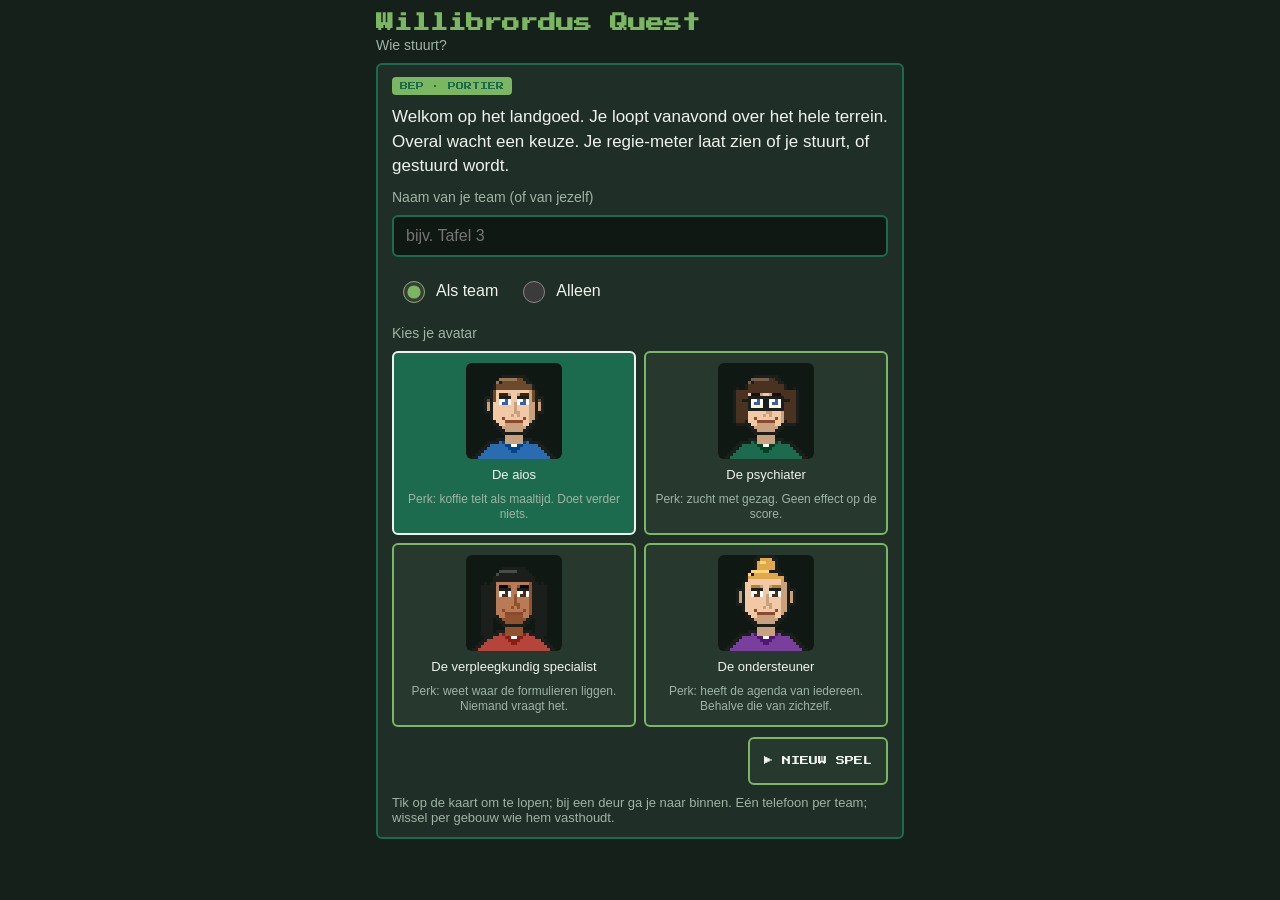
<file: index.html>
<!doctype html>
<html lang="nl">
<head>
<meta charset="utf-8">
<meta name="viewport" content="width=device-width, initial-scale=1, viewport-fit=cover">
<meta name="theme-color" content="#15201a">
<title>Willibrordus Quest</title>
<link rel="preconnect" href="https://fonts.gstatic.com" crossorigin>
<link rel="stylesheet" href="https://fonts.googleapis.com/css2?family=Press+Start+2P&display=swap">
<link rel="stylesheet" href="./css/style.css">
</head>
<body>
<div class="wrap">
  <div class="kop" id="kopregel">
    <div><h1 id="titel">Willibrordus Quest</h1><p class="sub" id="ondertitel">Wie stuurt?</p></div>
  </div>

  <div class="hud" id="hud" hidden>
    <div><div class="lab">SPELER</div><div class="name" id="hudNaam">team</div></div>
    <div><div class="lab">PUNTEN</div><div class="name" id="hudPunten">0</div></div>
    <div><div class="lab">KAARTEN</div><div class="name" id="hudKaarten">0 / 8</div></div>
    <button class="menu" id="menuBtn" type="button" aria-label="Menu">MENU</button>
    <div class="meter"><span class="lab">REGIE</span><div class="bar"><i id="hudBar"></i></div><span class="prof" id="hudProfiel"></span></div>
    <button class="kaartknop" id="hudKaart" type="button"></button>
  </div>

  <div class="screen" id="screen" hidden>
    <canvas id="kaart" width="352" height="320" aria-label="Kaart van het landgoed"></canvas>
    <div class="loc" id="loc"></div>
    <button class="btn praat" id="praat" type="button" hidden>A · PRAAT</button>
  </div>

  <div class="box hint" id="s-hint" hidden><p class="note" id="hintTekst"></p></div>

  <!-- Startscherm -->
  <div class="box" id="s-start">
    <span class="npc">BEP · PORTIER</span>
    <div class="text kort" id="startTekst">Welkom op het landgoed.</div>
    <button class="btn" id="verderBtn" type="button" hidden>▶ VERDER SPELEN</button>
    <label for="naam">Naam van je team (of van jezelf)</label>
    <input type="text" id="naam" maxlength="20" placeholder="bijv. Tafel 3" autocomplete="off" enterkeyhint="done">
    <div class="row">
      <label class="pill"><input type="radio" name="modus" value="team" checked> Als team</label>
      <label class="pill"><input type="radio" name="modus" value="solo"> Alleen</label>
    </div>
    <label>Kies je avatar</label>
    <div class="avatars" id="avatars"></div>
    <button class="btn a" id="startBtn" type="button">▶ NIEUW SPEL</button>
    <p class="note">Tik op de kaart om te lopen; bij een deur ga je naar binnen. Eén telefoon per team; wissel per gebouw wie hem vasthoudt.</p>
  </div>

  <!-- Dialoog -->
  <div class="box" id="s-dialoog" hidden>
    <div class="npckop"><div class="portret" id="dPortret" hidden></div><div><span class="npc" id="dNpc"></span><br><span class="npc role" id="dRol"></span></div></div>
    <div class="text" id="dTekst"></div>
    <div id="dEffect" class="effect" hidden></div>
    <div id="dKaart" hidden></div>
    <div id="dOpdracht" hidden>
      <input type="text" id="dOpdrachtVeld" maxlength="60" placeholder="vijf woorden" autocomplete="off">
      <div class="teller" id="dOpdrachtTeller"></div>
    </div>
    <div id="dArgument" hidden>
      <input type="text" id="dArgumentVeld" maxlength="120" placeholder="één zin" autocomplete="off">
      <div class="teller" id="dArgumentTeller"></div>
    </div>
    <div class="choices" id="dKeuzes" hidden></div>
    <button class="btn a" id="dVerder" type="button">A · VERDER</button>
  </div>

  <!-- Kaartenoverzicht -->
  <div class="box" id="s-kaarten" hidden>
    <h2>Moet-weten-kaarten</h2>
    <div class="kaarten" id="kaartenLijst"></div>
    <button class="btn a" id="kaartenTerug" type="button">A · TERUG</button>
  </div>

  <!-- Zelfcheck -->
  <div class="box" id="s-zelfcheck" hidden>
    <h2>Zelfcheck</h2>
    <div class="text kort" id="zcVraag"></div>
    <div class="lijst" id="zcLijst"></div>
    <p class="note" id="zcNa" hidden></p>
    <div class="row rechts"><button class="btn a" id="zcVerder" type="button">A · VERDER</button></div>
  </div>

  <!-- Agenda -->
  <div class="box" id="s-agenda" hidden>
    <h2>Agenda</h2>
    <div class="text kort" id="agZelfVraag"></div>
    <div class="lijst" id="agZelfLijst"></div>
    <input type="text" id="agZelfVrij" maxlength="120" placeholder="of in eigen woorden (max 120 tekens)" autocomplete="off">
    <div class="text kort" id="agOrgVraag"></div>
    <div class="lijst" id="agOrgLijst"></div>
    <input type="text" id="agOrgVrij" maxlength="120" placeholder="of in eigen woorden" autocomplete="off">
    <label for="agEigenaar">Eigenaar</label>
    <select id="agEigenaar"></select>
    <p class="note" id="agFout" hidden></p>
    <div class="row rechts"><button class="btn a secundair" id="agTerug" type="button">TERUG</button><button class="btn a" id="agKlaar" type="button">A · KLAAR</button></div>
  </div>

  <!-- Einde -->
  <div class="box einde" id="s-einde" hidden>
    <h2>Je profiel</h2>
    <div class="profiel" id="eProfiel"></div>
    <div class="groot" id="eNaam"></div>
    <div class="cijfers">
      <div class="cijfer"><b id="ePunten"></b><span>punten</span></div>
      <div class="cijfer"><b id="eRegie"></b><span>regie</span></div>
    </div>
    <div class="scoretabel" id="eScore"></div>
    <div class="agendablok" id="eAgenda"></div>
    <div class="row rechts"><button class="btn a secundair" id="eVerderBtn" type="button" hidden>VERDER SPELEN</button><button class="btn a secundair" id="eAgendaBtn" type="button">AGENDA AANPASSEN</button><button class="btn a" id="opnieuwBtn" type="button">OPNIEUW</button></div>
    <div class="kaarten" id="eKaartenLijst"></div>
  </div>

  <!-- Overzichtskaart -->
  <div class="sheet" id="overzicht" hidden>
    <div class="box overzichtbox">
      <h2>Landgoed</h2>
      <div class="overzichtvak"><canvas id="overzichtCanvas" width="2048" height="1152" aria-label="Overzicht van het landgoed"></canvas></div>
      <p class="note" id="overzichtUitleg"></p>
      <button class="btn a" id="overzichtSluit" type="button">SLUITEN</button>
    </div>
  </div>

  <!-- Menu -->
  <div class="sheet" id="menu" hidden>
    <div class="box">
      <h2>Menu</h2>
      <button class="btn" id="mKaarten" type="button">KAARTEN</button>
      <button class="btn" id="mZelfcheck" type="button">ZELFCHECK</button>
      <button class="btn" id="mAgenda" type="button">AGENDA</button>
      <button class="btn" id="mMuziek" type="button">MUZIEK: AAN</button>
      <button class="btn" id="mGeluid" type="button">GELUID: UIT</button>
      <button class="btn secundair" id="mOpnieuw" type="button">OPNIEUW BEGINNEN</button>
      <p class="note" id="mFps"></p>
      <button class="btn a" id="mSluit" type="button">SLUITEN</button>
    </div>
  </div>
</div>

<script src="./js/config.js"></script>
<script src="./js/content.js"></script>
<script src="./js/tiles.js"></script>
<script src="./js/binnen.js"></script>
<script src="./js/gebouwen.js"></script>
<script src="./js/sprites.js"></script>
<script src="./js/decor.js"></script>
<script src="./js/map.js"></script>
<script src="./js/interior.js"></script>
<script src="./js/minigames.js"></script>
<script src="./js/score.js"></script>
<script src="./js/board.js"></script>
<script src="./js/sfx.js"></script>
<script src="./js/music.js"></script>
<script src="./js/ui.js"></script>
<script src="./js/game.js"></script>
</body>
</html>
</file>
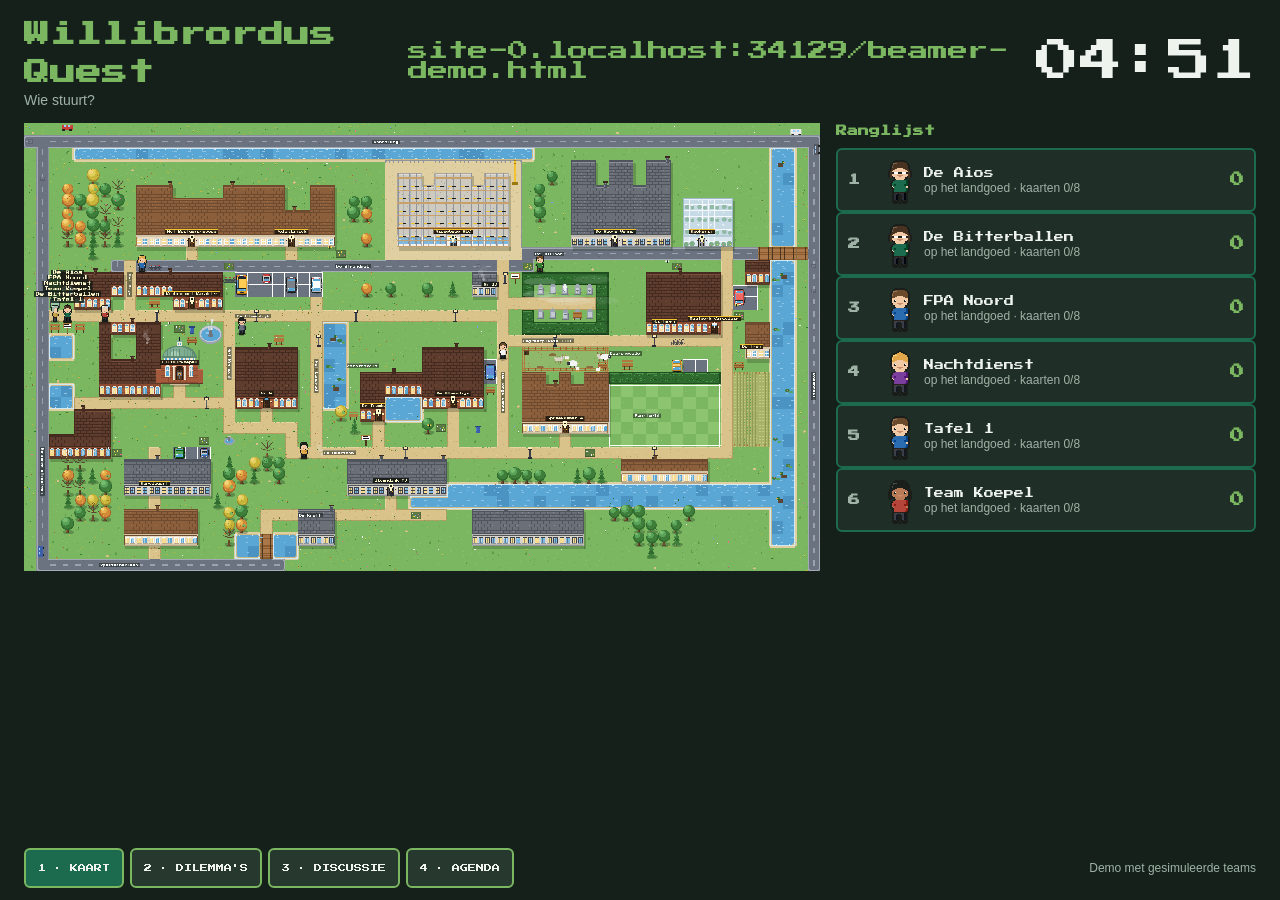
<file: beamer-demo.html>
<!doctype html>
<html lang="nl">
<head>
<meta charset="utf-8">
<meta name="viewport" content="width=device-width, initial-scale=1">
<title>Willibrordus Quest · bord (demo)</title>
<link rel="stylesheet" href="https://fonts.googleapis.com/css2?family=Press+Start+2P&display=swap">
<link rel="stylesheet" href="./css/style.css">
<style>
  /* Schermmodus: kaart met teams links, ranglijst rechts, panelen voor de facilitator (toetsen 1 t/m 4). */
  body { overflow: hidden; }
  .beamer { height: 100vh; display: grid; grid-template-rows: auto 1fr auto; grid-template-columns: 1fr 420px; gap: 12px 16px; padding: 12px 24px; }
  .beamer .balk { grid-column: 1 / -1; display: flex; justify-content: space-between; align-items: center; gap: 16px; }
  .beamer h1 { font-size: clamp(16px, 2vw, 28px); }
  .beamer .klok { font-family: var(--display); font-size: clamp(24px, 3.4vw, 48px); color: var(--fg); }
  .beamer .klok.bijna { color: var(--warn); } .beamer .klok.om { color: var(--bad); }
  .beamer .links { position: relative; min-height: 0; display: flex; flex-direction: column; gap: 10px; }
  .kaartvak { position: relative; align-self: center; width: 100%; }
  .kaartvak canvas { width: 100%; height: auto; display: block; }
  .kaartvak #labels { position: absolute; left: 0; top: 0; pointer-events: none; }
  #paneel { overflow: auto; max-height: calc(100vh - 180px); background: var(--panel); border: 2px solid var(--accent-strong); border-radius: 6px; padding: 12px 16px; }
  #paneel h3 { font-family: var(--display); font-size: 10px; color: var(--accent); margin: 10px 0 8px; line-height: 1.6; }
  .balk { display: grid; grid-template-columns: 1fr 240px 40px; gap: 10px; align-items: center; font-size: 15px; padding: 3px 0; }
  .balk .bar { height: 14px; background: #0f1813; border: 1px solid var(--accent-strong); border-radius: 3px; overflow: hidden; }
  .balk .bar i { display: block; height: 100%; background: var(--accent); transition: width .4s; }
  .balk .n { font-family: var(--display); font-size: 10px; color: var(--accent); text-align: right; }
  .argumenten { margin: 4px 0 10px; padding-left: 18px; font-size: 15px; line-height: 1.5; columns: 2; }
  .argumenten.signalen { columns: 1; font-size: 17px; color: var(--warn); }
  .rechts { display: flex; flex-direction: column; gap: 8px; min-height: 0; overflow: auto; }
  .rechts h2 { font-size: 11px; }
  .rij { display: grid; grid-template-columns: 28px 32px 1fr auto; gap: 8px; align-items: center; background: var(--panel); border: 2px solid var(--accent-strong); border-radius: 6px; padding: 6px 10px; }
  .rij.klaar { border-color: var(--accent); }
  .rij .nr { font-family: var(--display); font-size: 12px; color: var(--muted); }
  .rij canvas { width: 32px; height: 48px; image-rendering: pixelated; }
  .rij .naam { font-family: var(--display); font-size: 10px; line-height: 1.5; }
  .rij .sub { font-size: 12px; color: var(--muted); }
  .rij .pt { font-family: var(--display); font-size: 14px; color: var(--accent); }
  .voet { grid-column: 1 / -1; display: flex; justify-content: space-between; align-items: center; gap: 16px; }
  .tabs { display: flex; gap: 6px; }
  .tabs .btn { width: auto; min-height: 40px; padding: 8px 12px; font-size: 8px; }
  .tabs .btn.actief { background: var(--accent-strong); }
  .url { font-family: var(--display); font-size: clamp(12px, 1.6vw, 24px); color: var(--accent); word-break: break-all; }
  #status { font-size: 12px; color: var(--muted); }
</style>
</head>
<body>
<div class="beamer">
  <div class="balk">
    <div><h1 id="titel">Willibrordus Quest</h1><p class="sub" id="ondertitel">Wie stuurt?</p></div>
    <div class="url" id="url"></div>
    <div class="klok" id="klok">--:--</div>
  </div>
  <div class="links">
    <div class="kaartvak" id="kaartvak"><canvas id="kaart" width="2048" height="1152" aria-label="Kaart van het landgoed"></canvas><canvas id="labels" width="2048" height="1152"></canvas></div>
    <div id="paneel" hidden></div>
  </div>
  <div class="rechts"><h2>Ranglijst</h2><div id="rang"></div></div>
  <div class="voet">
    <div class="tabs">
      <button class="btn actief" type="button" data-tab="kaart">1 · KAART</button>
      <button class="btn" type="button" data-tab="dilemma">2 · DILEMMA'S</button>
      <button class="btn" type="button" data-tab="discussie">3 · DISCUSSIE</button>
      <button class="btn" type="button" data-tab="agenda">4 · AGENDA</button>
    </div>
    <span id="status">Verbinden...</span>
  </div>
</div>
<script src="./js/config.js"></script>
<script src="./js/content.js"></script>
<script src="./js/tiles.js"></script>
<script src="./js/binnen.js"></script>
<script src="./js/gebouwen.js"></script>
<script src="./js/sprites.js"></script>
<script src="./js/decor.js"></script>
<script src="./js/map.js"></script>
<script src="./js/interior.js"></script>
<script>window.WQ_DEMO = true;</script>
<script src="./js/beamer.js"></script>
</body>
</html>
</file>
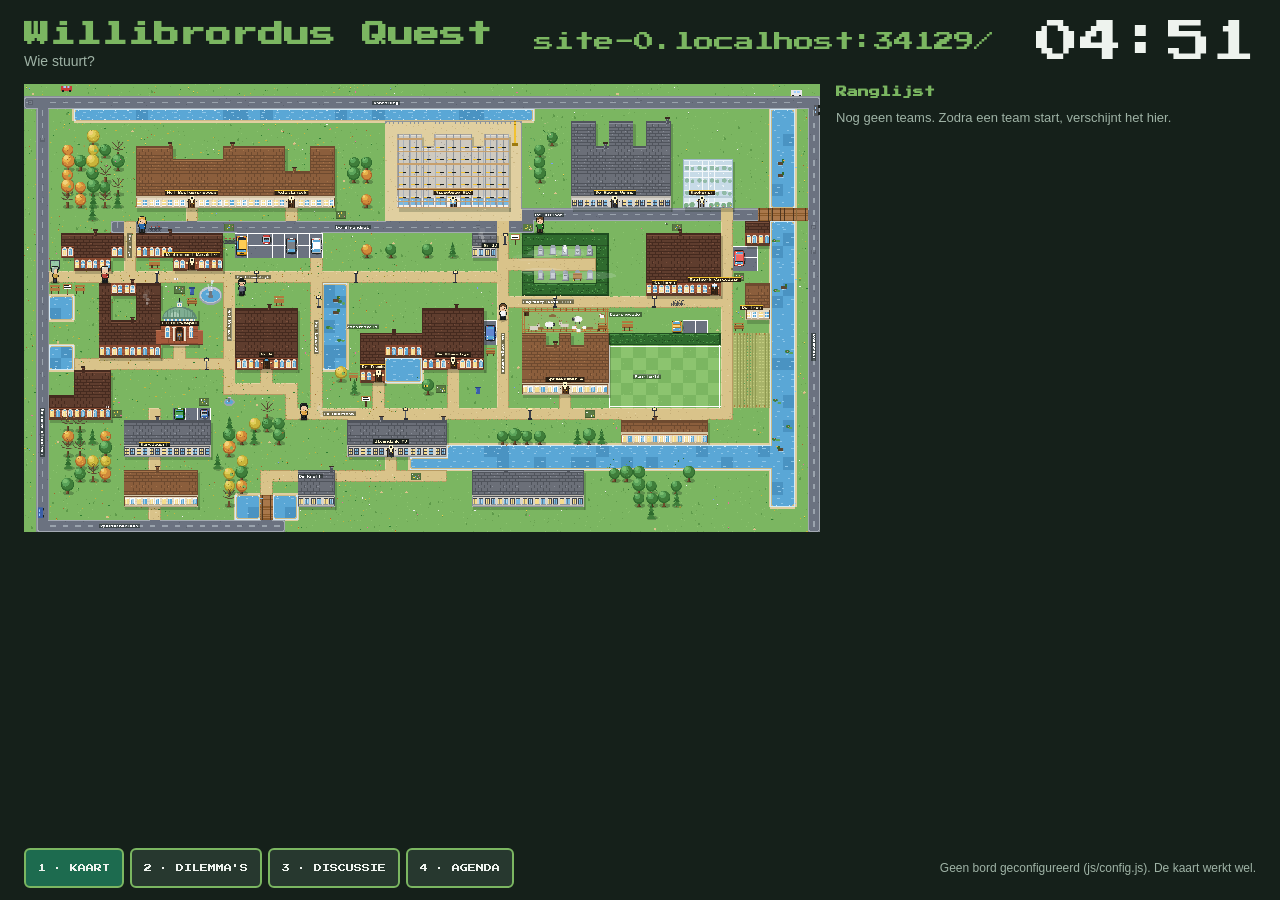
<file: beamer.html>
<!doctype html>
<html lang="nl">
<head>
<meta charset="utf-8">
<meta name="viewport" content="width=device-width, initial-scale=1">
<title>Willibrordus Quest · bord</title>
<link rel="stylesheet" href="https://fonts.googleapis.com/css2?family=Press+Start+2P&display=swap">
<link rel="stylesheet" href="./css/style.css">
<style>
  /* Schermmodus: kaart met teams links, ranglijst rechts, panelen voor de facilitator (toetsen 1 t/m 4). */
  body { overflow: hidden; }
  .beamer { height: 100vh; display: grid; grid-template-rows: auto 1fr auto; grid-template-columns: 1fr 420px; gap: 12px 16px; padding: 12px 24px; }
  .beamer .balk { grid-column: 1 / -1; display: flex; justify-content: space-between; align-items: center; gap: 16px; }
  .beamer h1 { font-size: clamp(16px, 2vw, 28px); }
  .beamer .klok { font-family: var(--display); font-size: clamp(24px, 3.4vw, 48px); color: var(--fg); }
  .beamer .klok.bijna { color: var(--warn); } .beamer .klok.om { color: var(--bad); }
  .beamer .links { position: relative; min-height: 0; display: flex; flex-direction: column; gap: 10px; }
  .kaartvak { position: relative; align-self: center; width: 100%; }
  .kaartvak canvas { width: 100%; height: auto; display: block; }
  .kaartvak #labels { position: absolute; left: 0; top: 0; pointer-events: none; }
  #paneel { overflow: auto; max-height: calc(100vh - 180px); background: var(--panel); border: 2px solid var(--accent-strong); border-radius: 6px; padding: 12px 16px; }
  #paneel h3 { font-family: var(--display); font-size: 10px; color: var(--accent); margin: 10px 0 8px; line-height: 1.6; }
  .balk { display: grid; grid-template-columns: 1fr 240px 40px; gap: 10px; align-items: center; font-size: 15px; padding: 3px 0; }
  .balk .bar { height: 14px; background: #0f1813; border: 1px solid var(--accent-strong); border-radius: 3px; overflow: hidden; }
  .balk .bar i { display: block; height: 100%; background: var(--accent); transition: width .4s; }
  .balk .n { font-family: var(--display); font-size: 10px; color: var(--accent); text-align: right; }
  .argumenten { margin: 4px 0 10px; padding-left: 18px; font-size: 15px; line-height: 1.5; columns: 2; }
  .argumenten.signalen { columns: 1; font-size: 17px; color: var(--warn); }
  .rechts { display: flex; flex-direction: column; gap: 8px; min-height: 0; overflow: auto; }
  .rechts h2 { font-size: 11px; }
  .rij { display: grid; grid-template-columns: 28px 32px 1fr auto; gap: 8px; align-items: center; background: var(--panel); border: 2px solid var(--accent-strong); border-radius: 6px; padding: 6px 10px; }
  .rij.klaar { border-color: var(--accent); }
  .rij .nr { font-family: var(--display); font-size: 12px; color: var(--muted); }
  .rij canvas { width: 32px; height: 48px; image-rendering: pixelated; }
  .rij .naam { font-family: var(--display); font-size: 10px; line-height: 1.5; }
  .rij .sub { font-size: 12px; color: var(--muted); }
  .rij .pt { font-family: var(--display); font-size: 14px; color: var(--accent); }
  .voet { grid-column: 1 / -1; display: flex; justify-content: space-between; align-items: center; gap: 16px; }
  .tabs { display: flex; gap: 6px; }
  .tabs .btn { width: auto; min-height: 40px; padding: 8px 12px; font-size: 8px; }
  .tabs .btn.actief { background: var(--accent-strong); }
  .url { font-family: var(--display); font-size: clamp(12px, 1.6vw, 24px); color: var(--accent); word-break: break-all; }
  #status { font-size: 12px; color: var(--muted); }
</style>
</head>
<body>
<div class="beamer">
  <div class="balk">
    <div><h1 id="titel">Willibrordus Quest</h1><p class="sub" id="ondertitel">Wie stuurt?</p></div>
    <div class="url" id="url"></div>
    <div class="klok" id="klok">--:--</div>
  </div>
  <div class="links">
    <div class="kaartvak" id="kaartvak"><canvas id="kaart" width="2048" height="1152" aria-label="Kaart van het landgoed"></canvas><canvas id="labels" width="2048" height="1152"></canvas></div>
    <div id="paneel" hidden></div>
  </div>
  <div class="rechts"><h2>Ranglijst</h2><div id="rang"></div></div>
  <div class="voet">
    <div class="tabs">
      <button class="btn actief" type="button" data-tab="kaart">1 · KAART</button>
      <button class="btn" type="button" data-tab="dilemma">2 · DILEMMA'S</button>
      <button class="btn" type="button" data-tab="discussie">3 · DISCUSSIE</button>
      <button class="btn" type="button" data-tab="agenda">4 · AGENDA</button>
    </div>
    <span id="status">Verbinden...</span>
  </div>
</div>
<script src="./js/config.js"></script>
<script src="./js/content.js"></script>
<script src="./js/tiles.js"></script>
<script src="./js/binnen.js"></script>
<script src="./js/gebouwen.js"></script>
<script src="./js/sprites.js"></script>
<script src="./js/decor.js"></script>
<script src="./js/map.js"></script>
<script src="./js/interior.js"></script>
<script src="./js/beamer.js"></script>
</body>
</html>
</file>
<file: css/style.css>
/* Willibrordus Quest. Eén kolom, telefoon-eerst. Palet en HUD volgen ref/demo.html. */
:root {
  --bg: #15201a; --panel: #1f2e26; --panel-2: #27382f; --fg: #eef3ee; --muted: #9fb3a6;
  --accent: #7bb661; --accent-strong: #1d6b4f; --warn: #e0a84a; --bad: #d65a4a; --card: #fff7cc; --card-fg: #1a1f1c;
  --display: 'Press Start 2P', 'Courier New', monospace;
  --body: -apple-system, BlinkMacSystemFont, 'Segoe UI', Roboto, Helvetica, Arial, sans-serif;
  color-scheme: dark;
}
* { box-sizing: border-box; }
html, body { height: 100%; }
[hidden] { display: none !important; }
body { background: var(--bg); color: var(--fg); font-family: var(--body); margin: 0; -webkit-text-size-adjust: 100%; }
.wrap { max-width: 560px; margin: 0 auto; padding: 10px max(16px, env(safe-area-inset-right, 0px)) 32px max(16px, env(safe-area-inset-left, 0px)); display: flex; flex-direction: column; gap: 10px; }
h1 { font-family: var(--display); font-size: 18px; line-height: 1.5; margin: 0; color: var(--accent); }
h2 { font-family: var(--display); font-size: 11px; line-height: 1.6; margin: 0; color: var(--accent); }
.sub { color: var(--muted); font-size: 14px; margin: 0; }
.kop { display: flex; justify-content: space-between; align-items: flex-start; gap: 8px; }

/* HUD */
.hud { display: grid; grid-template-columns: 1fr auto auto auto; gap: 6px 12px; align-items: center; background: var(--panel); border: 2px solid var(--accent-strong); border-radius: 6px; padding: 8px 10px; font-size: 12px; }
.hud .lab { font-family: var(--display); font-size: 8px; color: var(--muted); letter-spacing: .04em; }
.hud .name { font-family: var(--display); font-size: 10px; color: var(--fg); overflow: hidden; text-overflow: ellipsis; white-space: nowrap; max-width: 30vw; }
.hud .kaartknop { grid-column: 1 / -1; font-family: var(--display); font-size: 9px; color: #1a1f1c; background: var(--warn); border: 2px solid #fff7cc; border-radius: 6px; padding: 12px; min-height: 48px; cursor: pointer; text-align: center; box-shadow: 3px 3px 0 var(--accent-strong); }
.hud .kaartknop:hover { background: #ffc96b; }
.overzichtbox { align-items: stretch; }
.overzichtvak { background: #0f1813; border: 2px solid var(--accent-strong); border-radius: 6px; overflow: hidden; }
.overzichtvak canvas { width: 100%; height: auto; display: block; image-rendering: pixelated; }
.hud .menu { font-family: var(--display); font-size: 9px; color: var(--fg); background: var(--panel-2); border: 2px solid var(--accent); border-radius: 6px; padding: 10px 12px; min-height: 44px; cursor: pointer; }
.meter { grid-column: 1 / -1; display: grid; grid-template-columns: auto 1fr auto; gap: 8px; align-items: center; }
.bar { height: 12px; background: #0f1813; border: 2px solid var(--accent-strong); border-radius: 3px; overflow: hidden; }
.bar i { display: block; height: 100%; background: var(--accent); width: 50%; transition: width .4s; }
.prof { font-family: var(--display); font-size: 8px; color: var(--accent); white-space: nowrap; }

/* Kaart */
.screen { position: relative; border: 3px solid var(--accent-strong); border-radius: 6px; background: #0f1813; overflow: hidden; display: flex; justify-content: center; }
canvas { display: block; image-rendering: pixelated; image-rendering: crisp-edges; touch-action: manipulation; }
.praat { position: absolute; right: 8px; bottom: 8px; width: auto; min-width: 0; min-height: 44px; padding: 10px 12px; font-size: 9px; background: var(--accent); color: var(--accent-strong); border-color: var(--fg); }
.hint { padding: 8px 14px; }
.scoretabel { display: flex; flex-direction: column; gap: 4px; }
.scorerij { display: flex; justify-content: space-between; font-size: 14px; border-bottom: 1px solid var(--panel-2); padding: 4px 0; }
.scorerij b { font-family: var(--display); font-size: 9px; color: var(--accent); }
.loc { position: absolute; left: 8px; top: 8px; font-family: var(--display); font-size: 8px; color: #fff; background: rgba(15,24,19,.75); padding: 6px 8px; border-radius: 4px; pointer-events: none; max-width: calc(100% - 16px); }

/* Boxen en knoppen */
.box { background: var(--panel); border: 2px solid var(--accent-strong); border-radius: 6px; padding: 12px 14px; display: flex; flex-direction: column; gap: 10px; min-width: 0; }
.npc { display: inline-block; font-family: var(--display); font-size: 8px; color: var(--accent-strong); background: var(--accent); padding: 5px 8px; border-radius: 4px; align-self: flex-start; }
.npckop { display: flex; gap: 10px; align-items: center; }
.npckop .npc { margin-bottom: 4px; }
.portret { width: 64px; height: 64px; flex: none; background: #0f1813; border: 2px solid var(--accent-strong); border-radius: 6px; overflow: hidden; }
.portret canvas { width: 100%; height: 100%; image-rendering: pixelated; display: block; }
.npc.role { background: transparent; color: var(--muted); padding: 0; margin-top: 0; font-family: var(--body); font-size: 13px; }
.text { font-size: 17px; line-height: 1.45; min-height: 3.2em; white-space: pre-wrap; }
.text.kort { min-height: 0; }
.btn { font-family: var(--display); font-size: 9px; line-height: 1.6; color: var(--fg); background: var(--panel-2); border: 2px solid var(--accent); border-radius: 6px; padding: 12px 14px; text-align: left; cursor: pointer; width: 100%; min-height: 48px; }
.btn:hover, .btn:focus-visible { background: var(--accent-strong); outline: none; }
.btn.a { text-align: center; align-self: flex-end; width: auto; min-width: 140px; }
.btn.secundair { border-color: var(--muted); color: var(--muted); }
.btn[disabled] { opacity: .5; cursor: default; }
.choices { display: flex; flex-direction: column; gap: 8px; }
.choice { font-family: var(--body); font-size: 16px; line-height: 1.4; }
.choice.gekozen { background: var(--accent-strong); }
.effect { font-family: var(--display); font-size: 10px; padding: 6px 10px; border-radius: 4px; align-self: flex-start; }
.effect.up { background: var(--accent); color: var(--accent-strong); }
.effect.down { background: var(--bad); color: #fff; }
.effect.flat { background: var(--warn); color: #3a2a06; }
.row { display: flex; gap: 8px; flex-wrap: wrap; }
.row.rechts { justify-content: flex-end; }
.note { font-size: 13px; color: var(--muted); margin: 0; }
.teller { font-size: 12px; color: var(--muted); text-align: right; }

/* Kaarten */
.card { background: var(--card); color: var(--card-fg); border: 3px solid var(--accent-strong); border-radius: 8px; padding: 12px 14px; display: flex; flex-direction: column; gap: 6px; box-shadow: 4px 4px 0 var(--accent-strong); }
.card .kop { font-family: var(--display); font-size: 8px; color: var(--accent-strong); display: block; }
.card h3 { margin: 0; font-size: 17px; line-height: 1.3; }
.card p { margin: 0; font-size: 15px; line-height: 1.45; }
.card .bron { font-size: 12px; color: #5b6660; }
.card.klein h3 { font-size: 15px; }
.card.klein p { font-size: 14px; }
.kaarten { display: flex; flex-direction: column; gap: 10px; }

/* Bestemmingen en avatars */
.dest { display: grid; grid-template-columns: 1fr 1fr; gap: 8px; }
.dest .btn { font-size: 8px; min-height: 52px; }
.dest .btn.done { border-color: var(--muted); color: var(--muted); }
.avatars { display: grid; grid-template-columns: 1fr 1fr; gap: 8px; }
.avatar { display: flex; flex-direction: column; align-items: center; gap: 6px; font-family: var(--body); text-align: center; font-size: 13px; padding: 10px 8px; }
.avatar canvas { width: 96px; height: 96px; image-rendering: pixelated; border-radius: 6px; background: #0f1813; }
.avatar .perk { font-size: 12px; color: var(--muted); line-height: 1.3; }
.avatar.gekozen { background: var(--accent-strong); border-color: var(--fg); }

/* Formulieren */
label { font-size: 14px; color: var(--muted); }
input[type=text], textarea, select { font: 16px var(--body); padding: 10px 12px; border: 2px solid var(--accent-strong); border-radius: 6px; background: #0f1813; color: var(--fg); width: 100%; }
textarea { min-height: 72px; resize: vertical; }
.pill { font-size: 16px; display: flex; align-items: center; gap: 8px; min-height: 48px; padding: 4px 6px; color: var(--fg); cursor: pointer; }
.pill input { width: 22px; height: 22px; accent-color: var(--accent); flex: none; }
.lijst { display: flex; flex-direction: column; gap: 2px; }
.lijst .pill { border-bottom: 1px solid var(--panel-2); line-height: 1.3; }

/* Menu */
.sheet { position: fixed; inset: 0; background: rgba(15,24,19,.85); display: flex; align-items: flex-end; justify-content: center; z-index: 10; }
.sheet .box { width: 100%; max-width: 560px; border-radius: 10px 10px 0 0; max-height: 85vh; overflow: auto; }

/* Einde */
.einde .profiel { font-family: var(--display); font-size: 16px; line-height: 1.6; color: var(--accent); }
.einde .groot { font-size: 18px; line-height: 1.4; }
.einde .cijfers { display: grid; grid-template-columns: 1fr 1fr; gap: 8px; }
.einde .cijfer { background: var(--panel-2); border-radius: 6px; padding: 10px; text-align: center; }
.einde .cijfer b { display: block; font-family: var(--display); font-size: 18px; color: var(--accent); margin-bottom: 6px; }
.einde .cijfer span { font-size: 12px; color: var(--muted); }
.agendablok { background: var(--card); color: var(--card-fg); border: 3px solid var(--accent-strong); border-radius: 8px; padding: 12px 14px; display: flex; flex-direction: column; gap: 8px; }
.agendablok .kop { font-family: var(--display); font-size: 8px; color: var(--accent-strong); }
.agendablok p { margin: 0; font-size: 16px; line-height: 1.4; }

@media (prefers-reduced-motion: reduce) { .bar i { transition: none; } }
</file>
